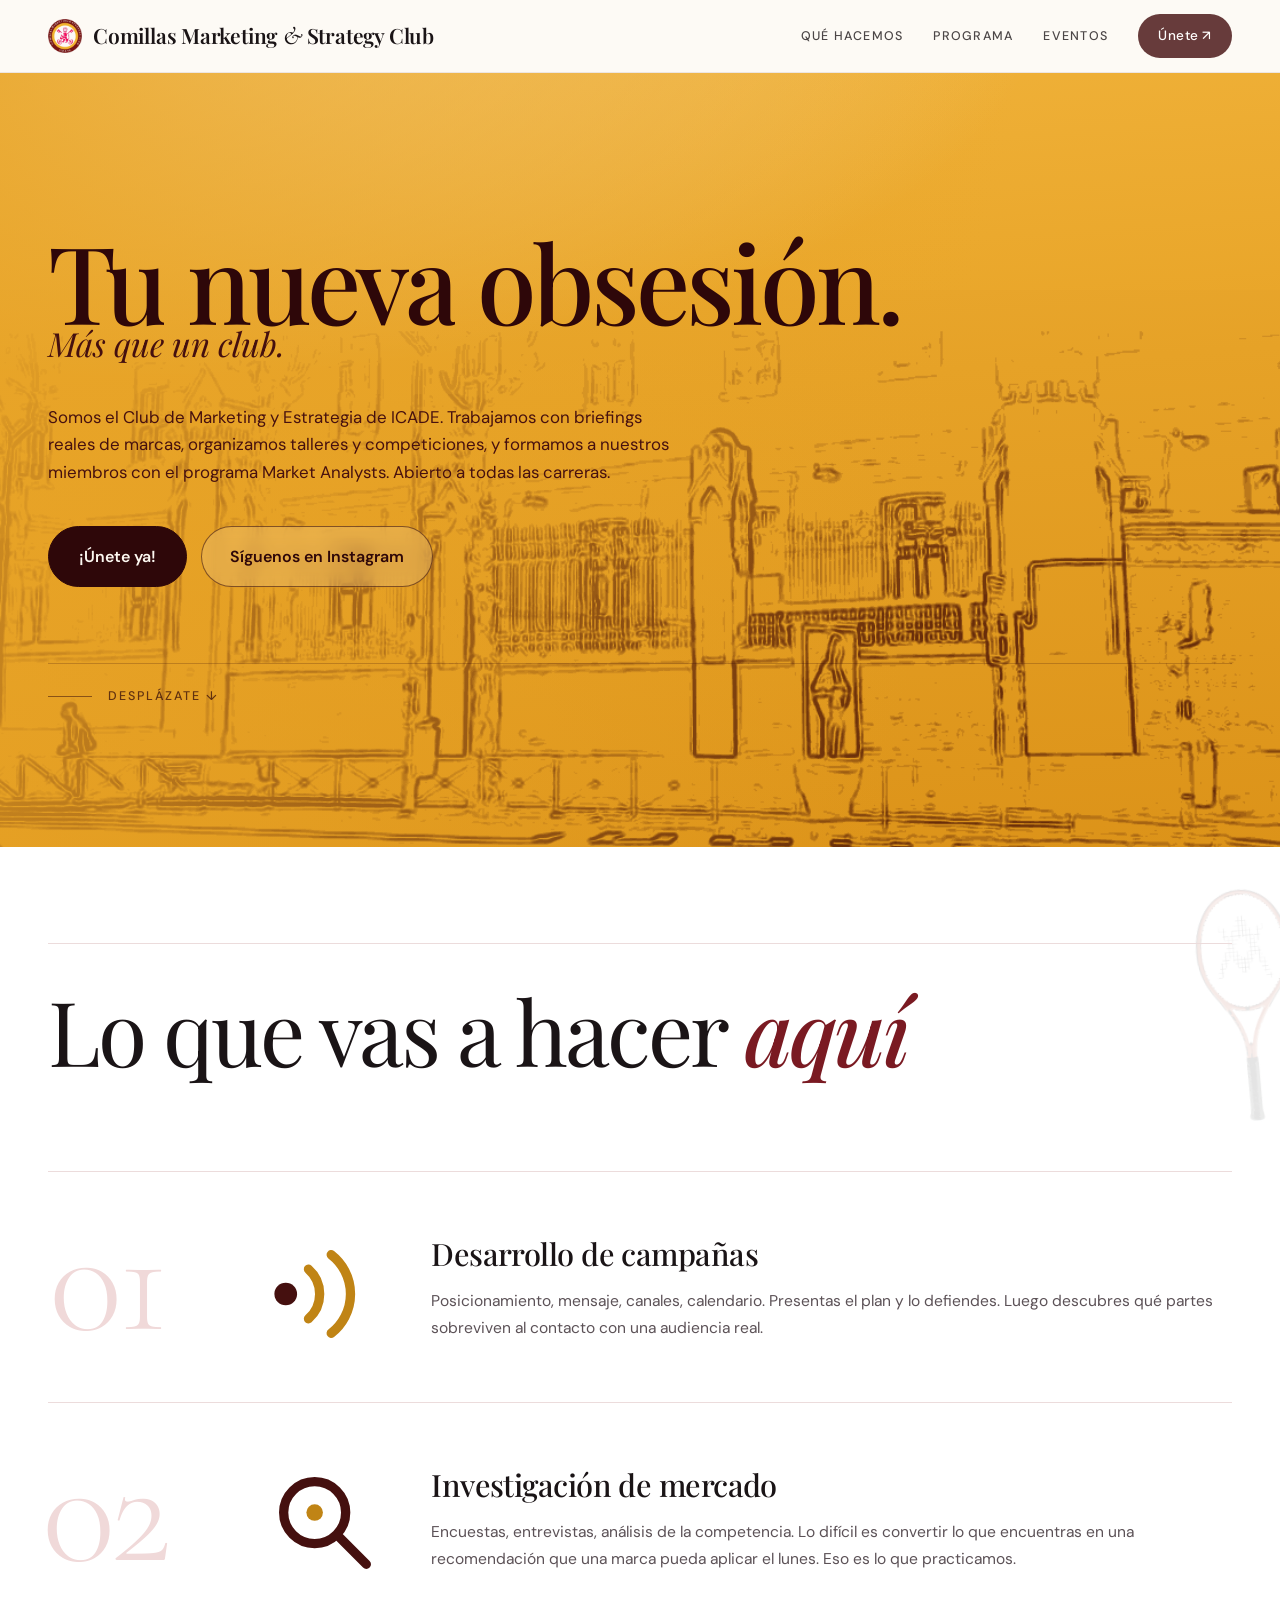
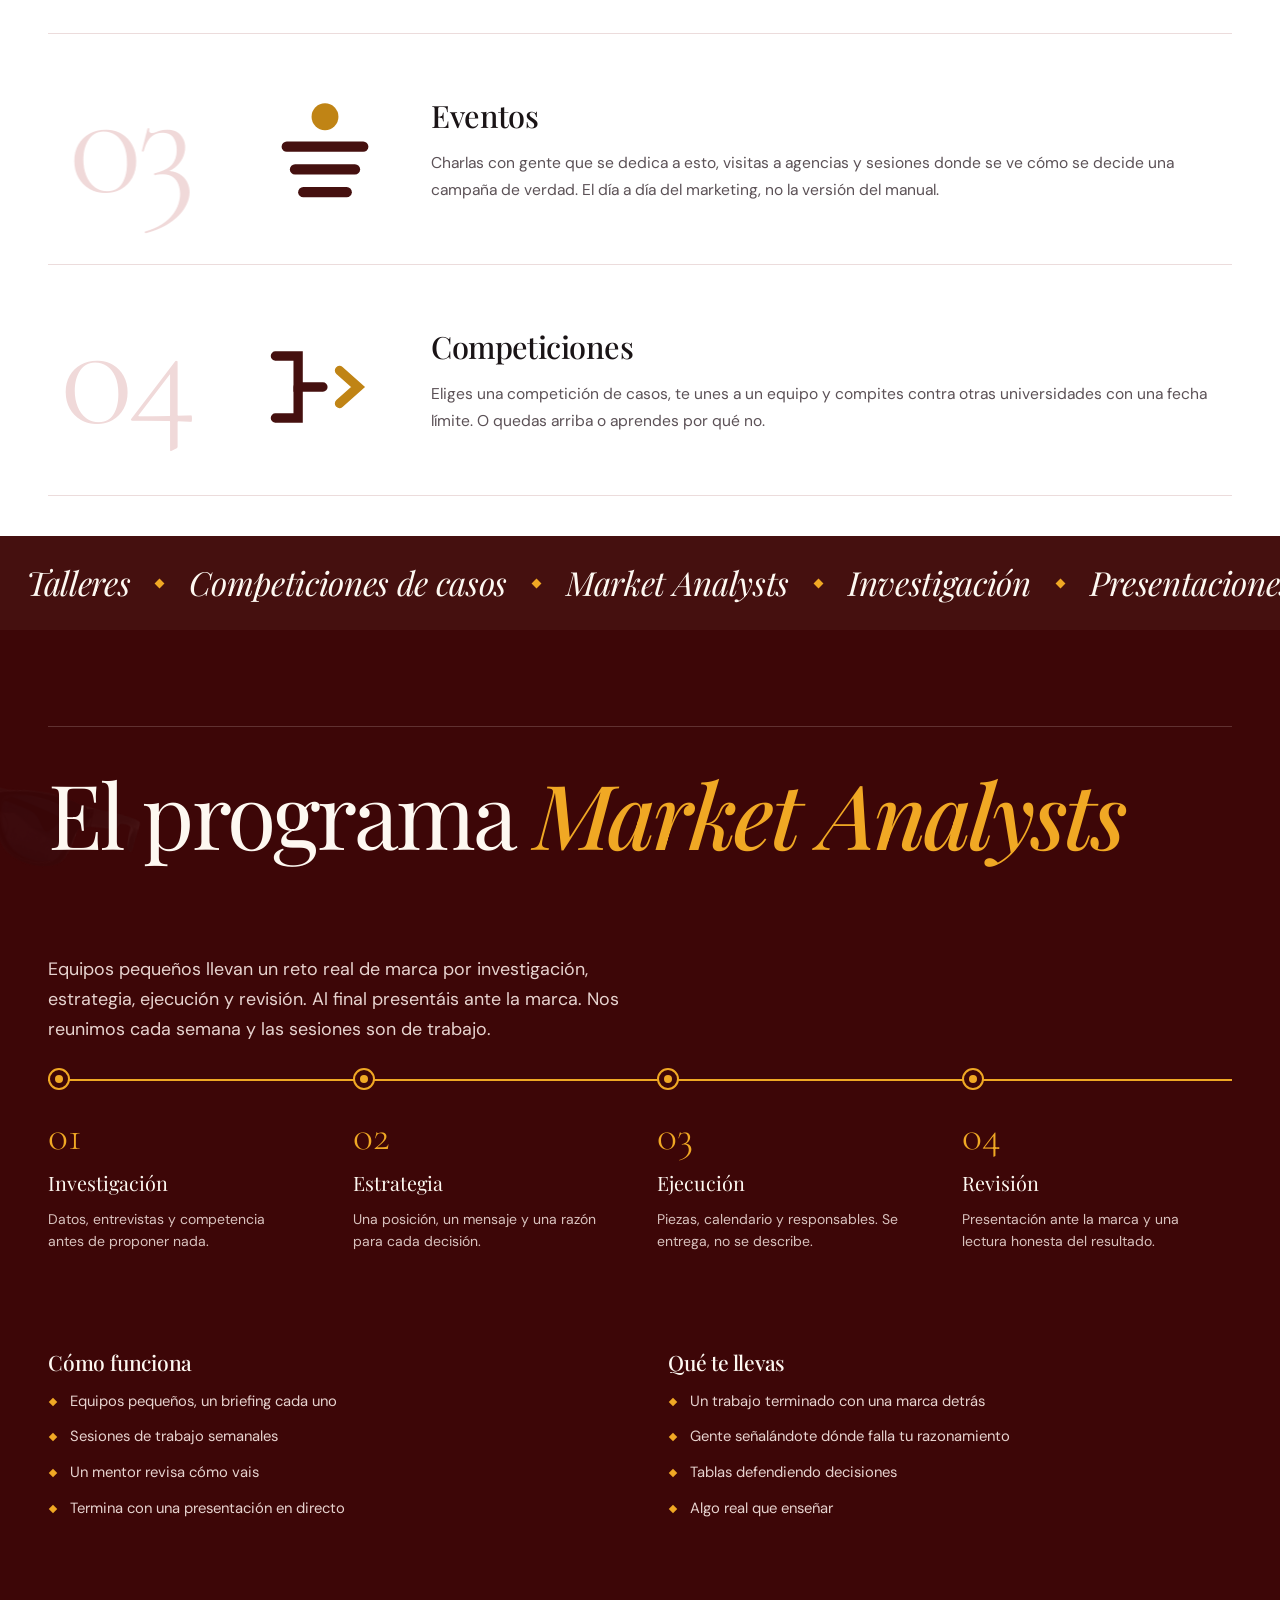
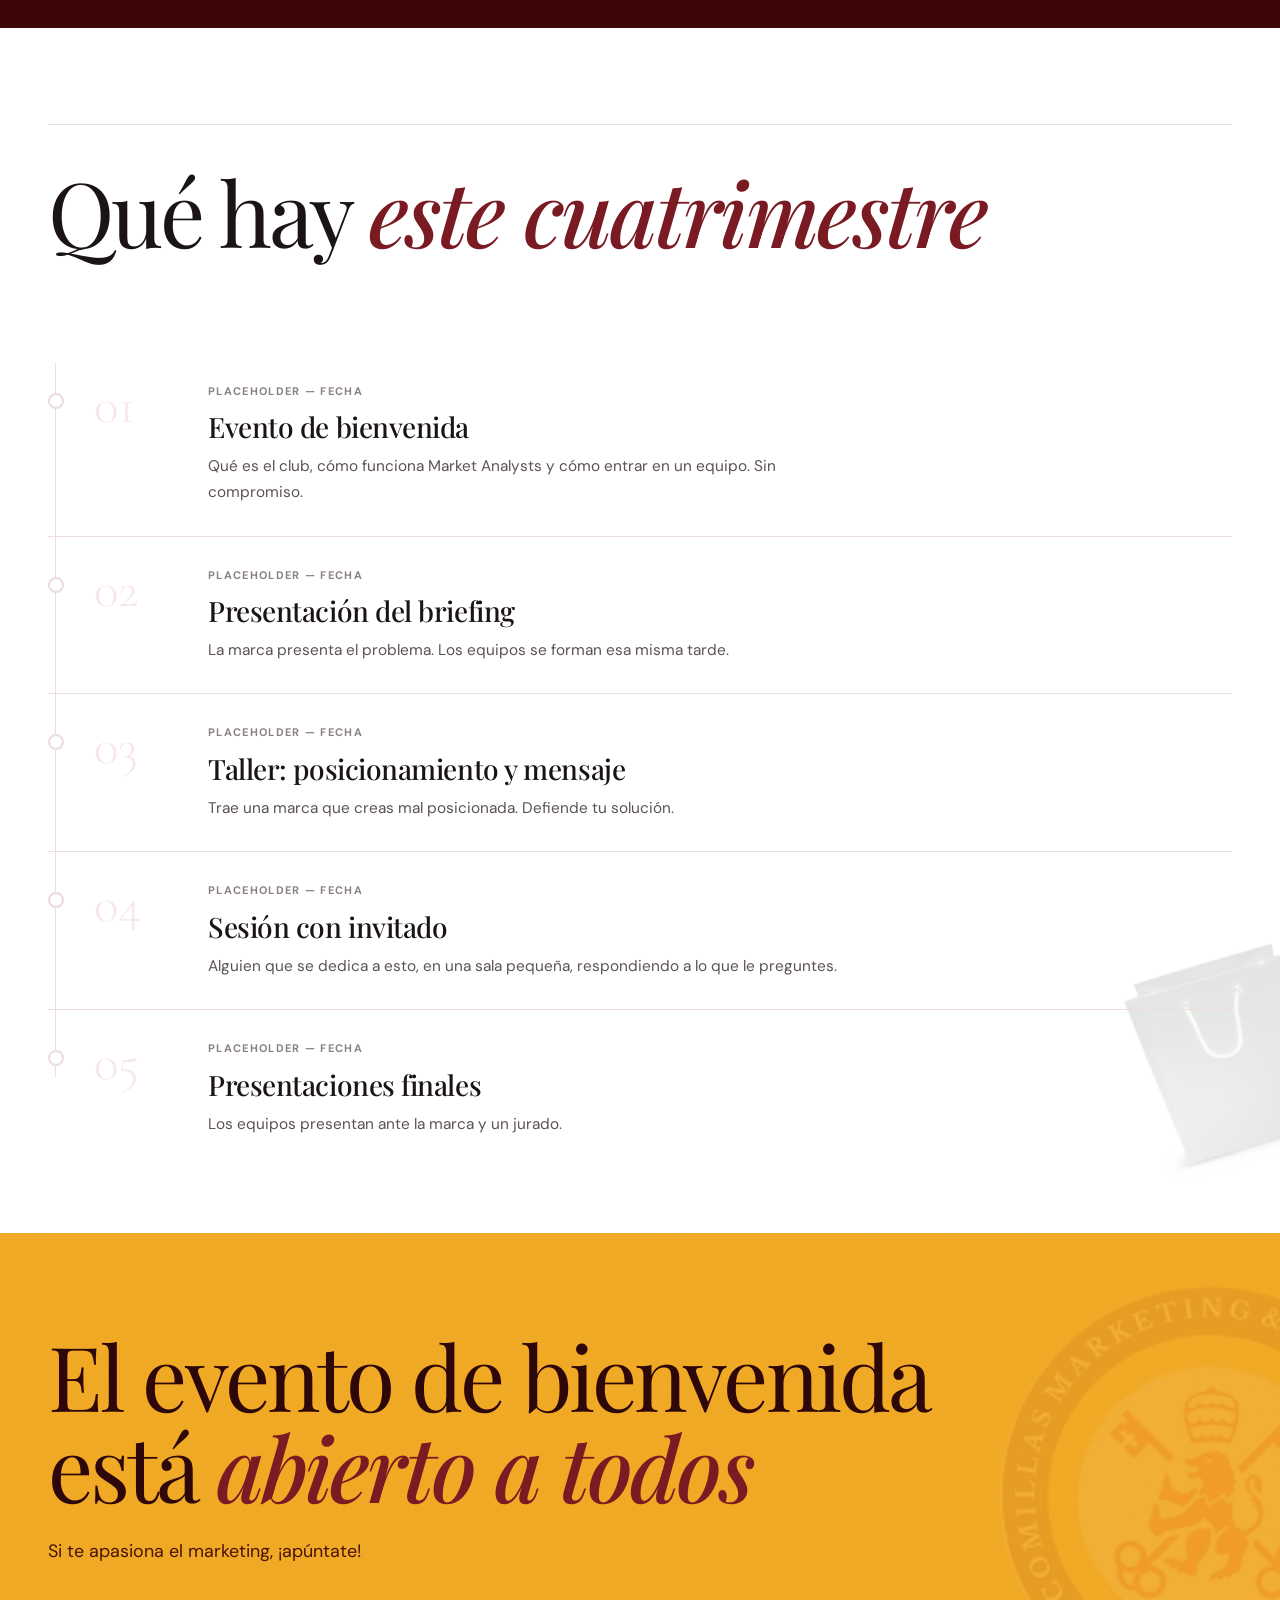
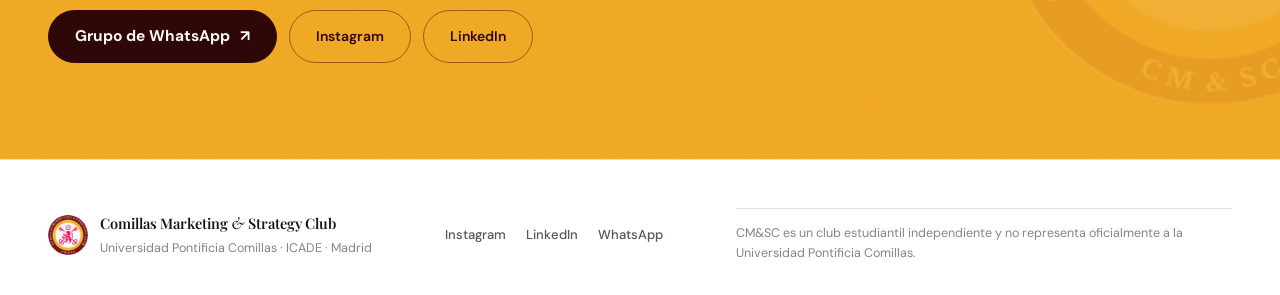
<file: index.html>
<!DOCTYPE html>
<html lang="es-ES">
<head>
<meta charset="utf-8">
<meta name="viewport" content="width=device-width, initial-scale=1">
<title>Comillas Marketing &amp; Strategy Club</title>
<meta name="description" content="El Club de Marketing y Estrategia de ICADE. Briefings reales de marcas, talleres, competiciones y el programa Market Analysts.">
<meta property="og:title" content="Comillas Marketing &amp; Strategy Club">
<meta property="og:description" content="Tu nueva obsesi&oacute;n. M&aacute;s que un club. El Club de Marketing y Estrategia de ICADE, Universidad Pontificia Comillas.">
<meta property="og:type" content="website">
<meta property="og:locale" content="es_ES">
<meta property="og:image" content="logo.png">
<link rel="icon" type="image/png" sizes="32x32" href="icon-32.png">
<link rel="icon" type="image/png" sizes="96x96" href="icon-96.png">
<link rel="apple-touch-icon" sizes="180x180" href="icon-180.png">
<link rel="preconnect" href="https://fonts.googleapis.com">
<link rel="preconnect" href="https://fonts.gstatic.com" crossorigin>
<link href="https://fonts.googleapis.com/css2?family=Cormorant+Garamond:wght@300;400;500&family=DM+Sans:opsz,wght@9..40,300;9..40,400;9..40,500;9..40,600;9..40,700&family=Playfair+Display:ital,wght@0,400;0,500;0,600;1,400;1,500&display=swap" rel="stylesheet">
<link rel="stylesheet" href="style.css?v=202609182258">
</head>
<body>

<div id="cursor" aria-hidden="true"></div>

<a class="skip" href="#pillars">Saltar al contenido</a>

<header class="nav">
  <div class="wrap nav-inner">
    <a class="brand" href="#top">
      <img class="mark" src="icon-96.png" alt="" width="34" height="34">
      <span class="brand-text">Comillas Marketing <span class="amp">&amp;</span> Strategy Club</span>
      <span class="brand-short" aria-hidden="true">CM&amp;SC</span>
    </a>
    <nav aria-label="Principal">
      <a href="#pillars">Qu&eacute; hacemos</a>
      <a href="#program">Programa</a>
      <a href="#events">Eventos</a>
      <a class="nav-cta" href="#join">&Uacute;nete &#8599;</a>
    </nav>
  </div>
</header>

<main id="top">

  <section class="hero">
    <div class="hero-wash" aria-hidden="true"></div>
    <div class="hero-etch" aria-hidden="true">
      <img src="objects/icade-etch.png" alt="">
    </div>
    <div class="hero-scrim" aria-hidden="true"></div>
    <div class="wrap hero-content">
      <h1 class="reveal" data-split>Tu nueva obsesi&oacute;n.</h1>
      <p class="slogan reveal">M&aacute;s que un club.</p>
      <p class="lede reveal">
        Somos el Club de Marketing y Estrategia de ICADE. Trabajamos con
        briefings reales de marcas, organizamos talleres y competiciones, y
        formamos a nuestros miembros con el programa Market Analysts. Abierto
        a todas las carreras.
      </p>
      <div class="hero-actions reveal">
        <a class="btn" href="https://chat.whatsapp.com/FZ08H0YgjcN1dDZmpprIDC">&iexcl;&Uacute;nete ya!</a>
        <a class="btn ghost" href="https://www.instagram.com/comillasmsc/">S&iacute;guenos en Instagram</a>
      </div>
      <div class="hero-cue reveal">
        <span class="hero-rule" aria-hidden="true"></span>
        <a href="#pillars">Despl&aacute;zate <span aria-hidden="true">&darr;</span></a>
      </div>
    </div>
  </section>

  <section id="pillars" class="band pillars">
    <div class="objects" aria-hidden="true">
      <img class="obj obj-photo o-pillars" src="objects/racquet-photo.png" alt="" data-speed="0.22" data-rot="-9">
    </div>
    <div class="wrap">
      <span class="band-rule reveal" aria-hidden="true"></span>
      <h2 class="display reveal">Lo que vas a hacer <em>aqu&iacute;</em></h2>
      <article class="slab reveal">
        <span class="slab-num" data-drift="0.10" aria-hidden="true">01</span>
        <div class="slab-mark">
            <svg viewBox="0 0 120 120" aria-hidden="true">
              <circle class="p" cx="22" cy="60" r="11" fill="#45100f"></circle>
              <path class="p" d="M44 36 A 32 32 0 0 1 44 84" fill="none" stroke="#c08415" stroke-width="9" stroke-linecap="round"></path>
              <path class="p" d="M66 22 A 48 48 0 0 1 66 98" fill="none" stroke="#c08415" stroke-width="9" stroke-linecap="round"></path>
            </svg>
        </div>
        <div class="slab-body">
          <h3>Desarrollo de campa&ntilde;as</h3>
          <p>Posicionamiento, mensaje, canales, calendario. Presentas el plan y lo defiendes. Luego descubres qu&eacute; partes sobreviven al contacto con una audiencia real.</p>
        </div>
      </article>
      <article class="slab reveal">
        <span class="slab-num" data-drift="0.12" aria-hidden="true">02</span>
        <div class="slab-mark">
            <svg viewBox="0 0 120 120" aria-hidden="true">
              <circle class="p" cx="50" cy="48" r="30" fill="none" stroke="#45100f" stroke-width="9"></circle>
              <path class="p" d="M72 70 L100 98" fill="none" stroke="#45100f" stroke-width="9" stroke-linecap="round"></path>
              <circle class="p" cx="50" cy="48" r="8" fill="#c08415"></circle>
            </svg>
        </div>
        <div class="slab-body">
          <h3>Investigaci&oacute;n de mercado</h3>
          <p>Encuestas, entrevistas, an&aacute;lisis de la competencia. Lo dif&iacute;cil es convertir lo que encuentras en una recomendaci&oacute;n que una marca pueda aplicar el lunes. Eso es lo que practicamos.</p>
        </div>
      </article>
      <article class="slab reveal">
        <span class="slab-num" data-drift="0.14" aria-hidden="true">03</span>
        <div class="slab-mark">
            <svg viewBox="0 0 120 120" aria-hidden="true">
              <circle class="p" cx="60" cy="22" r="13" fill="#c08415"></circle>
              <rect class="p" x="18" y="46" width="84" height="10" rx="5" fill="#45100f"></rect>
              <rect class="p" x="26" y="68" width="68" height="10" rx="5" fill="#45100f"></rect>
              <rect class="p" x="34" y="90" width="52" height="10" rx="5" fill="#45100f"></rect>
            </svg>
        </div>
        <div class="slab-body">
          <h3>Eventos</h3>
          <p>Charlas con gente que se dedica a esto, visitas a agencias y sesiones donde se ve c&oacute;mo se decide una campa&ntilde;a de verdad. El d&iacute;a a d&iacute;a del marketing, no la versi&oacute;n del manual.</p>
        </div>
      </article>
      <article class="slab reveal">
        <span class="slab-num" data-drift="0.16" aria-hidden="true">04</span>
        <div class="slab-mark">
            <svg viewBox="0 0 120 120" aria-hidden="true">
              <path class="p" d="M12 30 H34 V60 H58" fill="none" stroke="#45100f" stroke-width="9" stroke-linecap="round"></path>
              <path class="p" d="M12 90 H34 V60" fill="none" stroke="#45100f" stroke-width="9" stroke-linecap="round"></path>
              <path class="p" d="M74 44 L92 60 L74 76" fill="none" stroke="#c08415" stroke-width="9" stroke-linecap="round"></path>
            </svg>
        </div>
        <div class="slab-body">
          <h3>Competiciones</h3>
          <p>Eliges una competici&oacute;n de casos, te unes a un equipo y compites contra otras universidades con una fecha l&iacute;mite. O quedas arriba o aprendes por qu&eacute; no.</p>
        </div>
      </article>
    </div>
  </section>

  <div class="marquee" aria-hidden="true">
    <div class="marquee-track"><span>Talleres</span><i aria-hidden="true"></i><span>Competiciones de casos</span><i aria-hidden="true"></i><span>Market Analysts</span><i aria-hidden="true"></i><span>Investigaci&oacute;n</span><i aria-hidden="true"></i><span>Presentaciones en directo</span><i aria-hidden="true"></i><span>Talleres</span><i aria-hidden="true"></i><span>Competiciones de casos</span><i aria-hidden="true"></i><span>Market Analysts</span><i aria-hidden="true"></i><span>Investigaci&oacute;n</span><i aria-hidden="true"></i><span>Presentaciones en directo</span><i aria-hidden="true"></i></div>
  </div>

  <section id="program" class="band program">
    <div class="objects" aria-hidden="true">
      <img class="obj obj-photo o-program" src="objects/sunglasses-photo.png" alt="" data-speed="0.18" data-rot="7">
    </div>
    <div class="wrap">
      <span class="band-rule reveal" aria-hidden="true"></span>
      <h2 class="display reveal">El programa <em>Market Analysts</em></h2>
      <p class="lede narrow reveal">
        Equipos peque&ntilde;os llevan un reto real de marca por investigaci&oacute;n,
        estrategia, ejecuci&oacute;n y revisi&oacute;n. Al final present&aacute;is ante la marca.
        Nos reunimos cada semana y las sesiones son de trabajo.
      </p>
      <div class="steps reveal">
        <span class="steps-line" aria-hidden="true"></span>
        <span class="steps-track" aria-hidden="true"></span>
        <div class="steps-grid">
          <div class="step">
            <span class="step-node" aria-hidden="true"><i></i></span>
            <p class="step-num">01</p>
            <p class="step-name">Investigaci&oacute;n</p>
            <p class="step-txt">Datos, entrevistas y competencia antes de proponer nada.</p>
          </div>
          <div class="step">
            <span class="step-node" aria-hidden="true"><i></i></span>
            <p class="step-num">02</p>
            <p class="step-name">Estrategia</p>
            <p class="step-txt">Una posici&oacute;n, un mensaje y una raz&oacute;n para cada decisi&oacute;n.</p>
          </div>
          <div class="step">
            <span class="step-node" aria-hidden="true"><i></i></span>
            <p class="step-num">03</p>
            <p class="step-name">Ejecuci&oacute;n</p>
            <p class="step-txt">Piezas, calendario y responsables. Se entrega, no se describe.</p>
          </div>
          <div class="step">
            <span class="step-node" aria-hidden="true"><i></i></span>
            <p class="step-num">04</p>
            <p class="step-name">Revisi&oacute;n</p>
            <p class="step-txt">Presentaci&oacute;n ante la marca y una lectura honesta del resultado.</p>
          </div>
        </div>
      </div>
      <div class="split">
        <div class="split-col reveal">
          <h3>C&oacute;mo funciona</h3>
          <ul class="ticks">
            <li>Equipos peque&ntilde;os, un briefing cada uno</li>
            <li>Sesiones de trabajo semanales</li>
            <li>Un mentor revisa c&oacute;mo vais</li>
            <li>Termina con una presentaci&oacute;n en directo</li>
          </ul>
        </div>
        <div class="split-col reveal">
          <h3>Qu&eacute; te llevas</h3>
          <ul class="ticks">
            <li>Un trabajo terminado con una marca detr&aacute;s</li>
            <li>Gente se&ntilde;al&aacute;ndote d&oacute;nde falla tu razonamiento</li>
            <li>Tablas defendiendo decisiones</li>
            <li>Algo real que ense&ntilde;ar</li>
          </ul>
        </div>
      </div>
    </div>
  </section>

  <section id="events" class="band">
    <div class="objects" aria-hidden="true">
      <img class="obj obj-photo o-events" src="objects/bag-photo.png" alt="" data-speed="0.22" data-rot="-12">
    </div>
    <div class="wrap">
      <span class="band-rule reveal" aria-hidden="true"></span>
      <h2 class="display reveal">Qu&eacute; hay <em>este cuatrimestre</em></h2>
      <div class="tl">
        <span class="tl-line" aria-hidden="true"></span>
        <span class="tl-prog" aria-hidden="true"></span>
        <ol class="timeline">
          <li class="reveal">
            <span class="tl-dot" aria-hidden="true"></span>
            <span class="ev-idx" aria-hidden="true">01</span>
            <div class="ev-body">
              <span class="when">PLACEHOLDER &mdash; fecha</span>
              <h3>Evento de bienvenida</h3>
              <p>Qu&eacute; es el club, c&oacute;mo funciona Market Analysts y c&oacute;mo entrar en un equipo. Sin compromiso.</p>
            </div>
          </li>
          <li class="reveal">
            <span class="tl-dot" aria-hidden="true"></span>
            <span class="ev-idx" aria-hidden="true">02</span>
            <div class="ev-body">
              <span class="when">PLACEHOLDER &mdash; fecha</span>
              <h3>Presentaci&oacute;n del briefing</h3>
              <p>La marca presenta el problema. Los equipos se forman esa misma tarde.</p>
            </div>
          </li>
          <li class="reveal">
            <span class="tl-dot" aria-hidden="true"></span>
            <span class="ev-idx" aria-hidden="true">03</span>
            <div class="ev-body">
              <span class="when">PLACEHOLDER &mdash; fecha</span>
              <h3>Taller: posicionamiento y mensaje</h3>
              <p>Trae una marca que creas mal posicionada. Defiende tu soluci&oacute;n.</p>
            </div>
          </li>
          <li class="reveal">
            <span class="tl-dot" aria-hidden="true"></span>
            <span class="ev-idx" aria-hidden="true">04</span>
            <div class="ev-body">
              <span class="when">PLACEHOLDER &mdash; fecha</span>
              <h3>Sesi&oacute;n con invitado</h3>
              <p>Alguien que se dedica a esto, en una sala peque&ntilde;a, respondiendo a lo que le preguntes.</p>
            </div>
          </li>
          <li class="reveal">
            <span class="tl-dot" aria-hidden="true"></span>
            <span class="ev-idx" aria-hidden="true">05</span>
            <div class="ev-body">
              <span class="when">PLACEHOLDER &mdash; fecha</span>
              <h3>Presentaciones finales</h3>
              <p>Los equipos presentan ante la marca y un jurado.</p>
            </div>
          </li>
        </ol>
      </div>
    </div>
  </section>

  <section id="join" class="band join">
    <img class="join-crest" src="logo.png" alt="" aria-hidden="true" width="420" height="420">
    <div class="wrap">
      <h2 class="display reveal">El evento de bienvenida est&aacute; <em>abierto a todos</em></h2>
      <p class="lede reveal">Si te apasiona el marketing, &iexcl;ap&uacute;ntate!</p>
      <div class="hero-actions reveal">
        <a class="btn solid" href="https://chat.whatsapp.com/FZ08H0YgjcN1dDZmpprIDC">
          <span>Grupo de WhatsApp</span>
          <span class="btn-arrow" aria-hidden="true">&#8599;</span>
          <span class="btn-gleam" aria-hidden="true"></span>
        </a>
        <a class="btn outline" href="https://www.instagram.com/comillasmsc/">Instagram</a>
        <a class="btn outline" href="https://www.linkedin.com/company/comillas-marketing-strategy-club">LinkedIn</a>
      </div>
    </div>
  </section>

</main>

<footer>
  <div class="wrap">
    <div class="foot-inner">
      <div class="foot-id">
        <img class="foot-mark" src="icon-96.png" alt="" width="40" height="40">
        <div>
          <p class="foot-brand">Comillas Marketing <span class="amp">&amp;</span> Strategy Club</p>
          <p class="muted">Universidad Pontificia Comillas &middot; ICADE &middot; Madrid</p>
        </div>
      </div>
      <div class="foot-links">
        <a href="https://www.instagram.com/comillasmsc/">Instagram</a>
        <a href="https://www.linkedin.com/company/comillas-marketing-strategy-club">LinkedIn</a>
        <a href="https://chat.whatsapp.com/FZ08H0YgjcN1dDZmpprIDC">WhatsApp</a>
      </div>
      <p class="muted disclaimer">
        CM&amp;SC es un club estudiantil independiente y no representa
        oficialmente a la Universidad Pontificia Comillas.
      </p>
    </div>
  </div>
</footer>

<script src="motion.js?v=202609182258" defer></script>
</body>
</html>
</file>
<file: style.css>
/* ============================================================
   BRAND PALETTE — sampled directly from the club crest.
   Burgundy #6C0C0C · gold #F0A824 · cream #FCF0F0
   Change these eight values and the whole site follows.
   ============================================================ */
:root {
  --brand-deepest: #3d0607;  /* darkest burgundy — dark CTA band     */
  --brand-deep:    #45100f;  /* crest burgundy   — buttons, headings */
  --brand:         #7a1a22;  /* lighter burgundy — italic emphasis   */
  --gold:          #f0a824;  /* crest gold       — rules, highlights */
  --gold-deep:     #b8790c;  /* gold legible on white                */
  --brand-tint:    #f7e7e7;  /* pale burgundy    — avatars, chips    */
  --brand-wash:    #fdf8f5;  /* warm cream       — alternating bands */
  --brand-border:  #ecdcdc;  /* burgundy-tinted hairline             */
}

:root {
  --bg:        #ffffff;
  --surface:   #fcfaf9;
  --ink:       #1a1416;
  --ink-soft:  #5c5257;
  --ink-faint: #8b8085;
  --line:      var(--brand-border);
  --accent:    var(--brand-deep);
  --wrap: 1240px;
}

@media (prefers-color-scheme: dark) {
  :root:not([data-theme="light"]) {
    --bg:#131011; --surface:#1a1517; --ink:#f5efec; --ink-soft:#bdb0b3;
    --ink-faint:#8d8085; --line:#332628; --accent:#e8a0a0;
    --brand:#e8a0a0; --gold-deep:var(--gold); --brand-tint:#2e2022;
    --brand-wash:#181314; --brand-border:#332628;
  }
}
:root[data-theme="dark"] {
  --bg:#131011; --surface:#1a1517; --ink:#f5efec; --ink-soft:#bdb0b3;
  --ink-faint:#8d8085; --line:#332628; --accent:#e8a0a0;
  --brand:#e8a0a0; --gold-deep:var(--gold); --brand-tint:#2e2022;
  --brand-wash:#181314; --brand-border:#332628;
}

* { box-sizing: border-box; }
html { scroll-behavior: smooth; scroll-padding-top: 112px; }
body {
  margin: 0; overflow-x: hidden; background: var(--bg); color: var(--ink);
  font-family: "DM Sans", -apple-system, BlinkMacSystemFont, sans-serif;
  font-size: 16px; line-height: 1.6; -webkit-font-smoothing: antialiased;
}
::selection { background: var(--brand-deep); color: #fff; }
.wrap { width: 100%; max-width: var(--wrap); margin: 0 auto; padding: 0 28px; }
.skip { position: absolute; left: -9999px; background: var(--accent); color: #fff;
  padding: 10px 16px; border-radius: 8px; z-index: 200; }
.skip:focus { left: 16px; top: 16px; }

/* ---------------- nav ---------------- */
.nav {
  position: sticky; top: 0; z-index: 100;
  background: rgba(253, 248, 241, .72);
  -webkit-backdrop-filter: saturate(180%) blur(22px);
  backdrop-filter: saturate(180%) blur(22px);
  border-bottom: 1px solid rgba(59, 10, 14, .08);
}
.nav-inner { display: flex; align-items: center; justify-content: space-between;
  gap: 20px; min-height: 72px; }
.brand { display: flex; align-items: center; gap: 11px; text-decoration: none; color: var(--ink); }
.mark { width: 34px; height: 34px; flex: none; display: block; }
.brand-text { font-family: "Playfair Display", Georgia, serif;
  font-weight: 600; font-size: 21px; letter-spacing: -0.01em; }
.brand-short { display: none; font-family: "Playfair Display", Georgia, serif;
  font-weight: 600; font-size: 19px; }
.nav nav { display: flex; align-items: center; gap: 30px; }
.nav nav a { color: var(--ink); text-decoration: none; font-size: 12.5px;
  font-weight: 500; letter-spacing: .1em; text-transform: uppercase;
  white-space: nowrap; opacity: .78; transition: opacity .2s ease; }
.nav nav a:hover { opacity: 1; }
.nav-cta {
  background: var(--brand-deepest); color: #fff !important;
  padding: 10px 20px; border-radius: 999px; letter-spacing: .04em !important;
  text-transform: none !important; font-size: 13.5px !important;
  transition: background .2s ease, transform .2s ease;
}
.nav-cta:hover { background: var(--brand-deep); transform: translateY(-1px); }

/* ---------------- hero ---------------- */
/* ============================================================
   BASE TYPE AND CONTROLS
   Shared by every section; the hero overrides these afterwards.
   ============================================================ */
h1 {
  font-family: "Playfair Display", Georgia, serif; font-weight: 500;
  letter-spacing: -0.025em; margin: 0 0 30px; max-width: 16ch;
}
h1 em, h2 em { font-style: italic; font-weight: 600; color: var(--brand); }

.lede {
  font-size: clamp(1rem, 1.6vw, 1.12rem); color: var(--ink-soft);
  max-width: 60ch; margin: 0 0 34px; line-height: 1.68;
}
.lede.narrow { max-width: 54ch; }

.hero-actions { display: flex; flex-wrap: wrap; gap: 12px; }

.btn {
  display: inline-block; text-decoration: none; padding: 13px 26px;
  border-radius: 999px; font-size: 14px; font-weight: 600;
  background: var(--brand-deepest); color: #fff;
  border: 1px solid var(--brand-deepest);
}
.btn.ghost { background: transparent; color: var(--ink); border-color: var(--line); }
.btn.ghost:hover { background: var(--brand-wash); border-color: var(--brand-deep); color: var(--accent); }
.btn.ghost.light { background: transparent; color: #fff; border-color: rgba(255,255,255,.35); }
.btn.ghost.light:hover { background: rgba(255,255,255,.12); border-color: #fff; color: #fff; }

.hero-cue { display: flex; align-items: center; gap: 16px; }
.hero-cue a { text-decoration: none; }
.hero-rule { display: block; }

/* ============================================================
   HERO — from the Claude Design handoff. Reproduced numerically:
   amber field, sun wash, etched ICADE facade, readability scrim.
   The scrim is what keeps the body copy accessible over the bars.
   ============================================================ */
.hero {
  position: relative; overflow: hidden;
  min-height: 86vh; display: flex; align-items: center;
  background: linear-gradient(176deg, #f0b23a 0%, #e8a427 42%, #de9519 100%);
}
.hero-wash {
  position: absolute; inset: 0; pointer-events: none; z-index: 0;
  background: radial-gradient(120% 85% at 12% -10%,
    rgba(255,244,218,.55) 0%, rgba(255,244,218,0) 58%);
}
.hero-etch {
  position: absolute; left: 0; right: 0; bottom: -2%; height: 74%;
  opacity: .85; mix-blend-mode: multiply; pointer-events: none; z-index: 0;
}
.hero-etch img {
  position: absolute; left: 0; bottom: 0; width: 100%; min-width: 1100px;
  height: 100%; object-fit: cover; object-position: 62% 100%; display: block;
}
.hero-scrim {
  position: absolute; inset: 0; pointer-events: none; z-index: 1;
  background: linear-gradient(100deg,
    rgba(232,164,39,.80) 0%, rgba(232,164,39,.34) 46%, rgba(232,164,39,0) 72%);
}
.hero-content { position: relative; z-index: 2; padding-top: 96px; padding-bottom: 108px; }

.hero h1 {
  font-size: clamp(52px, 8.4vw, 132px); line-height: .94;
  letter-spacing: -0.035em; color: #2e0709; text-wrap: balance;
  max-width: none; margin: 0;
}
.hero h1 em { color: #7a1a22; }
.hero .slogan {
  font-size: clamp(22px, 2.6vw, 36px); color: #45100f;
  margin: 14px 0 0; display: block;
}
.hero .slogan { display: block; font-family: "Playfair Display", Georgia, serif;
  font-style: italic; }
.hero .lede {
  max-width: 640px; font-size: clamp(16px, 1.32vw, 19.5px); line-height: 1.62;
  color: #47110f; margin: 34px 0 0; text-wrap: pretty;
}
.hero .hero-actions { margin-top: 40px; gap: 14px; }
.hero .btn {
  background: #2e0709; color: #fdf8f1; border-color: #2e0709;
  font-size: 16px; padding: 17px 30px;
  transition: transform .28s cubic-bezier(.2,.8,.2,1), box-shadow .28s cubic-bezier(.2,.8,.2,1);
}
.hero .btn:hover { transform: translateY(-2px); box-shadow: 0 14px 34px rgba(46,7,9,.3); }
.hero .btn.ghost {
  background: rgba(253,248,241,.16); color: #2e0709;
  border: 1.5px solid rgba(46,7,9,.55); padding: 16px 28px;
  -webkit-backdrop-filter: blur(8px); backdrop-filter: blur(8px);
}
.hero .btn.ghost:hover { background: rgba(253,248,241,.42); transform: translateY(-2px); }

.hero-cue {
  margin-top: 76px; padding-top: 22px;
  border-top: 1px solid rgba(46,7,9,.22);
  animation: cueDrift 3.4s ease-in-out infinite;
}
.hero-rule { width: 44px; height: 1px; background: rgba(46,7,9,.5); }
.hero-cue a {
  color: rgba(46,7,9,.72); font-size: 12.5px; letter-spacing: .16em;
  text-transform: uppercase; font-weight: 500;
}
.hero-cue a:hover { color: #2e0709; }
@keyframes cueDrift {
  0%, 100% { transform: translateY(0);   opacity: .75; }
  50%      { transform: translateY(5px); opacity: 1; }
}
.hero a:focus-visible { outline-color: #2e0709; }

@media (prefers-reduced-motion: reduce) { .hero-cue { animation: none; } }

@media (prefers-color-scheme: dark) {
  :root:not([data-theme="light"]) .hero {
    background: linear-gradient(176deg, #7a5410 0%, #6b4a0e 42%, #55390a 100%);
  }
  :root:not([data-theme="light"]) .hero-scrim {
    background: linear-gradient(100deg, rgba(107,74,14,.86) 0%, rgba(107,74,14,.4) 46%, rgba(107,74,14,0) 72%);
  }
  :root:not([data-theme="light"]) .hero h1,
  :root:not([data-theme="light"]) .hero .slogan { color: #fdf3e2; }
  :root:not([data-theme="light"]) .hero h1 em { color: var(--gold); }
  :root:not([data-theme="light"]) .hero .lede { color: #ead9bd; }
  :root:not([data-theme="light"]) .hero .btn { background: #fdf8f1; color: #2e0709; border-color: #fdf8f1; }
  :root:not([data-theme="light"]) .hero .btn.ghost { color: #fdf8f1; border-color: rgba(253,248,241,.45); }
  :root:not([data-theme="light"]) .hero-cue { border-top-color: rgba(253,243,226,.22); }
  :root:not([data-theme="light"]) .hero-cue a { color: rgba(253,243,226,.75); }
  :root:not([data-theme="light"]) .hero-rule { background: rgba(253,243,226,.5); }
  :root:not([data-theme="light"]) .nav { background: rgba(19,16,17,.72); border-bottom-color: rgba(255,255,255,.08); }
}

/* ---------------- bands ---------------- */
.band { padding: 92px 0; }
.band.alt { background: var(--brand-wash);
  border-top: 1px solid var(--line); border-bottom: 1px solid var(--line); }
.kicker { margin: 0 0 14px; font-size: 11.5px; font-weight: 600;
  letter-spacing: .15em; text-transform: uppercase; color: var(--accent); }
.kicker.light { color: var(--gold); }
h2 { font-family: "Playfair Display", Georgia, serif; font-weight: 400;
  font-size: clamp(1.9rem, 4vw, 3.1rem); letter-spacing: -0.022em;
  line-height: 1.16; margin: 0 0 44px; max-width: 22ch; }
h3 { font-family: "Playfair Display", Georgia, serif; font-weight: 500;
  font-size: 1.32rem; line-height: 1.26; margin: 0 0 14px; letter-spacing: -0.01em; }
p { margin: 0 0 14px; }
.aside { color: var(--ink-faint); font-size: 14px; margin-top: 40px; max-width: 64ch; }

/* ---------------- pillar columns (rules, not boxes) ---------------- */
.cards { display: grid; grid-template-columns: repeat(4, 1fr); }
.card { padding: 4px 30px 0; border-left: 1px solid var(--line); }
.card:first-child { padding-left: 0; border-left: 0; }
.card-num { display: block; font-family: "Cormorant Garamond", Georgia, serif;
  font-size: 3.1rem; font-weight: 300; line-height: 1; color: var(--brand);
  letter-spacing: -0.01em; margin-bottom: 20px; }
.card p { color: var(--ink-soft); font-size: 14.6px; margin: 0; line-height: 1.66; }

/* ---------------- stats ---------------- */
.stats { padding: 92px 0; border-top: 1px solid var(--line); }
.stat-grid { display: grid; grid-template-columns: repeat(4, 1fr); margin-top: 8px; }
.stat { padding: 0 28px; border-left: 1px solid var(--line); }
.stat:first-child { padding-left: 0; border-left: 0; }
.num { display: block; overflow-wrap: anywhere; font-family: "Cormorant Garamond", Georgia, serif;
  font-size: clamp(2.2rem, 5vw, 3.6rem); font-weight: 300; line-height: 1.05;
  color: var(--brand); letter-spacing: -0.02em; }
.lab { display: block; font-size: 11.5px; font-weight: 700; letter-spacing: .08em;
  text-transform: uppercase; color: var(--ink); margin-top: 12px; }

/* ---------------- split lists ---------------- */
.split { display: grid; gap: 44px; grid-template-columns: repeat(auto-fit, minmax(270px, 1fr)); }
.ticks { list-style: none; margin: 0; padding: 0; }
.ticks li { position: relative; padding-left: 22px; margin-bottom: 12px;
  color: var(--ink-soft); font-size: 14.8px; }
.ticks li::before { content: ""; position: absolute; left: 2px; top: 9px;
  width: 6px; height: 6px; background: var(--gold); transform: rotate(45deg);
  transition: transform .2s ease; }
.ticks li:hover::before { transform: rotate(45deg) scale(1.35); }

/* ---------------- timeline ---------------- */
.timeline { list-style: none; margin: 0; padding: 0; }
.timeline li { position: relative; padding: 0 0 36px 32px; border-left: 1px solid var(--line); }
.timeline li:last-child { border-left-color: transparent; padding-bottom: 0; }
.timeline li::before { content: ""; position: absolute; left: -4.5px; top: 7px;
  width: 8px; height: 8px; border-radius: 50%; background: var(--gold); }
.when { display: block; font-size: 11px; font-weight: 700; letter-spacing: .12em;
  text-transform: uppercase; color: var(--ink-faint); margin-bottom: 8px; }
.timeline h3 { font-size: 1.18rem; margin-bottom: 8px; }
.timeline p { color: var(--ink-soft); font-size: 14.6px; margin: 0; max-width: 60ch; }

/* ---------------- dark join band ---------------- */
.join { background: var(--brand-deepest); color: #fff;
  border: 0; position: relative; overflow: hidden; }
.join h2 { max-width: 22ch; margin-bottom: 20px; }
.join .lede { color: #e4cfcf; margin-bottom: 34px; }
.join h2 em { color: var(--gold); }

/* ---------------- footer ---------------- */
footer { border-top: 1px solid var(--line); padding: 32px 0; }
.foot-inner { display: flex; flex-wrap: wrap; gap: 20px 32px;
  justify-content: space-between; align-items: center; }
.foot-id { display: flex; align-items: center; gap: 12px; }
.foot-mark { display: block; }
.foot-brand { font-family: "Playfair Display", Georgia, serif;
  font-weight: 600; font-size: 14.5px; margin: 0 0 2px; }
.muted { color: var(--ink-faint); font-size: 12.5px; margin: 0; }
.foot-links { display: flex; gap: 20px; }
.foot-links a { color: var(--ink-soft); text-decoration: none; font-size: 13px; font-weight: 500; }
.foot-links a:hover { color: var(--accent); text-decoration: underline; }
.disclaimer { flex-basis: 100%; max-width: 62ch; padding-top: 14px;
  border-top: 1px solid var(--line); }

/* ============================================================
   MOTION
   ============================================================ */
.motion-on .reveal { opacity: 0; transform: translateY(20px);
  transition: opacity .78s cubic-bezier(.22,.61,.36,1),
              transform .78s cubic-bezier(.22,.61,.36,1); }
.motion-on .reveal.is-in { opacity: 1; transform: none; }
.motion-on .hero h1 { transform: translateY(28px); }

@media (prefers-reduced-motion: reduce) {
  .reveal { opacity: 1 !important; transform: none !important; transition: none !important; }
  html { scroll-behavior: auto; }
}

/* ---------------- responsive ---------------- */
@media (max-width: 980px) {
  .cards { grid-template-columns: repeat(2, 1fr); }
  .card { border-left: 0; padding: 0 0 38px; }
  .card:nth-child(odd) { padding-right: 24px; }
  .nav nav { gap: 16px; }
  .nav nav a:not(.nav-cta) { font-size: 11px; }
}
@media (max-width: 720px) {
  .brand-text { display: none; }
  .brand-short { display: block; }
  .hero-watermark { opacity: .05; right: -120px; }
  .wrap { padding: 0 20px; }
}
@media (max-width: 600px) {
  .cards { grid-template-columns: 1fr; }
  .hero { padding: 56px 0 32px; }
  .band, .stats { padding: 58px 0; }
  .hero-cue { margin-top: 44px; }
  .nav nav a:not(.nav-cta) { display: none; }
  .hero-actions .btn { flex: 1 1 auto; text-align: center; }
}

/* ============================================================
   APPLE-INFLECTED RHYTHM
   4/8/16/24/48/96 spacing scale, layered depth, calm easing.
   Brand serif typography is kept deliberately — the club's
   identity lives in it.
   ============================================================ */
:root {
  --space-xs: 4px;  --space-sm: 8px;  --space-md: 16px;
  --space-lg: 24px; --space-xl: 48px; --space-2xl: 96px;
  --ease: cubic-bezier(.25,.1,.25,1);
}

.band, .stats { padding: var(--space-2xl) 0; }
h2 { margin-bottom: var(--space-xl); }
.lede { margin-bottom: var(--space-lg); }

/* touch targets ≥44px */
.btn, .nav-cta { min-height: 44px; display: inline-flex;
  align-items: center; justify-content: center; }
.nav nav a { min-height: 44px; display: inline-flex; align-items: center; }

/* calmer, Apple-ish micro-interactions */
.btn { transition: background .3s var(--ease), transform .3s var(--ease),
                   border-color .3s var(--ease), box-shadow .3s var(--ease); }
.btn:hover { transform: scale(1.02) translateY(-1px);
             box-shadow: 0 8px 24px rgba(108,12,12,.18); }
.btn:active { transform: scale(.985); }

/* depth: the pillar columns lift instead of merely shifting colour */
.card { transition: transform .4s var(--ease); }
.card:hover { transform: translateY(-4px); }

/* the club's Spanish slogans, in the pamphlet's script voice */
.slogan {
  font-family: "Playfair Display", Georgia, serif;
  font-style: italic; font-size: clamp(1.05rem, 2.2vw, 1.5rem);
  color: var(--brand); margin: 0 0 var(--space-lg);
  display: flex; flex-wrap: wrap; gap: var(--space-md);
}
.slogan span { position: relative; padding-right: var(--space-md); }
.slogan span:not(:last-child)::after {
  content: ""; position: absolute; right: 0; top: 50%;
  width: 5px; height: 5px; margin-top: -2.5px;
  background: var(--gold); transform: rotate(45deg);
}

/* ============================================================
   PARALLAX OBJECTS
   Large line-drawn props that drift against the scroll.
   Decorative only: aria-hidden, never interactive, and frozen
   entirely under prefers-reduced-motion.
   ============================================================ */
.objects { position: absolute; inset: 0; overflow: hidden;
  pointer-events: none; z-index: 0; }
.band, .stats, .hero { position: relative; }
.wrap { position: relative; z-index: 1; }

.obj { position: absolute; display: block; opacity: .13;
  will-change: transform; pointer-events: none; }
@media (prefers-color-scheme: dark) {
  :root:not([data-theme="light"]) .obj { opacity: .18; }
}

.o-hero-a    { width: 230px; top: 6%;   right: 34%; }
.o-hero-b    { width: 190px; bottom: -14%; left: -46px; }
.o-pillars   { width: 148px; top: 6%;   right: -40px; }

.o-program   { width: 250px; top: 12%;  left: -96px; }
.o-events    { width: 230px; bottom: 8%; right: -66px; }

@media (max-width: 860px) {
  .obj { opacity: .07; }
  .o-program { display: none; }
  .o-pillars { width: 110px; }
  .o-events  { width: 150px; }
}
@media (prefers-reduced-motion: reduce) {
  .obj { transform: none !important; transition: none !important; }
}

/* ============================================================
   SIGNATURE INTERACTION — masked word reveal on the headline.
   One kinetic treatment for the whole site, repeated nowhere
   else. The real sentence stays in the accessibility tree;
   the split spans are aria-hidden.
   ============================================================ */
.sr-only {
  position: absolute; width: 1px; height: 1px; padding: 0; margin: -1px;
  overflow: hidden; clip: rect(0 0 0 0); white-space: nowrap; border: 0;
  /* the split spans carry the visible copy, so keep this out of selections */
  -webkit-user-select: none; user-select: none;
}
.word-mask { display: inline-block; overflow: hidden; vertical-align: bottom; }
.word-inner {
  display: inline-block; transform: translateY(110%);
  transition: transform .82s cubic-bezier(.16,1,.3,1);
}
.is-split.is-in .word-inner { transform: translateY(0); }
.motion-off .word-inner { transform: none; transition: none; }

/* fluid scale */
h1 { font-size: clamp(2.6rem, 1.8rem + 5.4vw, 6.4rem); line-height: .98; }

/* ---- grain on the dark closing band ---- */
.join::before {
  content: ""; position: absolute; inset: 0; pointer-events: none; z-index: 1;
  opacity: .055; mix-blend-mode: overlay;
  background-image: url("data:image/svg+xml;utf8,<svg xmlns='http://www.w3.org/2000/svg'><filter id='n'><feTurbulence type='fractalNoise' baseFrequency='0.9' numOctaves='2' stitchTiles='stitch'/></filter><rect width='100%25' height='100%25' filter='url(%23n)'/></svg>");
}
.join .wrap { position: relative; z-index: 2; }

/* ---- focus states: never rely on hover alone ---- */
a:focus-visible, button:focus-visible {
  outline: 2px solid var(--gold); outline-offset: 3px; border-radius: 4px;
}
.join a:focus-visible { outline-color: var(--gold); }

/* ---- reduced motion: belt and braces over the per-effect rules ---- */
@media (prefers-reduced-motion: reduce) {
  *, *::before, *::after {
    animation-duration: .01ms !important; animation-iteration-count: 1 !important;
    transition-duration: .01ms !important; scroll-behavior: auto !important;
  }
  .word-inner { transform: none !important; }
}

/* Photographic props: multiply blends them into the cream so they read as
   part of the page rather than clipart dropped on top. Desaturated toward
   the brand rather than left at full stock-photo colour. */
.obj-photo {
  opacity: .12; mix-blend-mode: multiply;
  filter: saturate(.5) contrast(1.03);
}
@media (prefers-color-scheme: dark) {
  :root:not([data-theme="light"]) .obj-photo {
    mix-blend-mode: screen; opacity: .13; filter: saturate(.5) brightness(1.1);
  }
}


/* ============================================================
   SECTIONS 04-08 — SECOND PASS
   Reference: large-scale editorial type, full-bleed colour
   blocks, one looping marquee, flat two-tone marks.
   Everything above this block is untouched: tokens, base type,
   hero and its dark-mode overrides all stand.
   ============================================================ */

/* --- shared section furniture --- */
.band-rule { display: block; height: 1px; background: var(--line); margin-bottom: 40px; }
h2.display {
  font-family: "Playfair Display", Georgia, serif; font-weight: 400;
  font-size: clamp(2.4rem, 7vw, 5.6rem); line-height: 1.02;
  letter-spacing: -0.032em; max-width: 20ch; margin: 0 0 var(--space-2xl);
  text-wrap: balance;
}
h2.display em { font-style: italic; font-weight: 500; color: var(--brand); }

/* --- 04 pillars: oversized numeral slabs --- */
.pillars { padding-bottom: 40px; }
.slab {
  display: grid; align-items: start; gap: 0 36px; position: relative;
  grid-template-columns: clamp(108px, 14vw, 210px) 132px minmax(0, 1.5fr);
  padding: 46px 0; border-top: 1px solid var(--line);
}
.slab:last-of-type { border-bottom: 1px solid var(--line); }
.slab-num {
  font-family: "Cormorant Garamond", Georgia, serif; font-weight: 300;
  font-size: clamp(4.4rem, 12vw, 10rem); line-height: .82; color: #f0d9d9;
  letter-spacing: -0.03em; display: block; will-change: transform;
}
.slab-mark { padding-top: 14px; transition: transform .55s var(--ease); }
.slab-mark svg { width: 124px; height: auto; display: block; overflow: visible; }
.slab:hover .slab-mark { transform: translateY(-8px); }
.slab-body { padding-top: 18px; }
.slab-body h3 {
  font-family: "Playfair Display", Georgia, serif; font-weight: 500;
  font-size: clamp(1.4rem, 2.4vw, 2rem); line-height: 1.16;
  letter-spacing: -0.018em; margin: 0 0 16px;
}
.slab-body p { color: var(--ink-soft); font-size: 15.6px; line-height: 1.72; margin: 0; text-wrap: pretty; }

/* marks assemble primitive by primitive as the slab arrives */
.motion-on .slab-mark .p {
  opacity: 0; transform: translateY(12px) scale(.86); transform-origin: 60px 60px;
  transition: opacity .6s cubic-bezier(.22,.61,.36,1), transform .7s cubic-bezier(.22,.61,.36,1);
}
.motion-on .reveal.is-in .slab-mark .p { opacity: 1; transform: none; }
.motion-on .slab-mark .p:nth-child(1) { transition-delay: .16s; }
.motion-on .slab-mark .p:nth-child(2) { transition-delay: .25s; }
.motion-on .slab-mark .p:nth-child(3) { transition-delay: .34s; }
.motion-on .slab-mark .p:nth-child(4) { transition-delay: .43s; }

/* --- looping marquee: the club's own work, nothing borrowed --- */
.marquee {
  background: var(--brand-deep); color: #fdf8f1; overflow: hidden;
  padding: 20px 0; display: flex;
}
.marquee-track {
  display: flex; align-items: center; flex: none; white-space: nowrap;
  animation: marquee 34s linear infinite;
}
.marquee-track span {
  font-family: "Playfair Display", Georgia, serif; font-style: italic;
  font-size: clamp(1.3rem, 2.6vw, 2.1rem); padding: 0 26px; letter-spacing: -0.01em;
}
.marquee-track i { width: 7px; height: 7px; flex: none; background: var(--gold); transform: rotate(45deg); }
.marquee:hover .marquee-track { animation-play-state: paused; }
@keyframes marquee { from { transform: translateX(0); } to { transform: translateX(-50%); } }

/* --- 05 programme: the dark block --- */
.program {
  background: var(--brand-deepest); color: #fdf8f1;
  border: 0; position: relative; overflow: hidden;
}
.program .band-rule { background: rgba(253,248,241,.18); }
.program h2.display { color: #fdf8f1; }
.program h2.display em { color: var(--gold); }
.program .lede { color: #e7d3cf; max-width: 52ch; }
.program h3 { color: #fdf8f1; }
.program .ticks li { color: #e7d3cf; }
.program .obj-photo { mix-blend-mode: screen; opacity: .1; }

.steps { position: relative; margin: 24px 0 var(--space-2xl); }
.steps-line { position: absolute; left: 0; right: 0; top: 11px; height: 1px; background: rgba(253,248,241,.2); }
.steps-track { position: absolute; left: 0; top: 11px; height: 2px; width: 0; background: var(--gold);
  transition: width 1.6s cubic-bezier(.22,.61,.36,1) .2s; }
.reveal.is-in .steps-track, .motion-off .steps-track { width: 100%; }
.steps-grid { position: relative; display: grid; gap: 34px;
  grid-template-columns: repeat(auto-fit, minmax(160px, 1fr)); }
.step { padding-right: 18px; }
.step-node { width: 22px; height: 22px; border-radius: 999px; border: 2px solid var(--gold);
  background: var(--brand-deepest); display: grid; place-items: center; margin: 0 0 26px;
  transform: scale(.4); opacity: 0;
  transition: transform .55s cubic-bezier(.34,1.56,.64,1), opacity .5s ease; }
.step-node i { width: 8px; height: 8px; border-radius: 999px; background: var(--gold); display: block; }
.reveal.is-in .step-node, .motion-off .step-node { transform: none; opacity: 1; }
.step:nth-child(1) .step-node { transition-delay: .3s; }
.step:nth-child(2) .step-node { transition-delay: .48s; }
.step:nth-child(3) .step-node { transition-delay: .66s; }
.step:nth-child(4) .step-node { transition-delay: .84s; }
.step-num { font-family: "Cormorant Garamond", Georgia, serif; font-size: 2.6rem;
  font-weight: 300; line-height: 1; color: var(--gold); margin: 0 0 10px; }
.step-name { font-family: "Playfair Display", Georgia, serif; font-size: 1.24rem; margin: 0 0 8px; }
.step-txt { font-size: 14px; color: #d9c2be; margin: 0; line-height: 1.62; }
.program .split { gap: 56px; }

/* --- 06 events: big rows on a spine that fills as you read --- */
.tl { position: relative; }
.tl-line { position: absolute; left: 7px; top: 10px; bottom: 60px; width: 1px; background: var(--line); }
.tl-prog { position: absolute; left: 7px; top: 10px; bottom: 60px; width: 2px;
  background: linear-gradient(180deg, var(--gold), var(--brand));
  transform-origin: top; transform: scaleY(0); }
.motion-off .tl-prog { transform: scaleY(1); }
.timeline li {
  position: relative; display: grid; gap: 0 28px; align-items: start;
  grid-template-columns: 86px minmax(0, 1fr);
  padding: 30px 0 30px 46px; border-left: 0;
}
.timeline li::before { display: none; }
.timeline li + li { border-top: 1px solid var(--line); }
.tl-dot { position: absolute; left: 0; top: 40px; width: 16px; height: 16px; border-radius: 50%;
  background: var(--bg); border: 2px solid var(--line);
  transition: border-color .4s ease, transform .4s cubic-bezier(.34,1.56,.64,1); }
.timeline li.is-active .tl-dot { border-color: var(--gold); transform: scale(1.2); }
.ev-idx { font-family: "Cormorant Garamond", Georgia, serif; font-weight: 300;
  font-size: 3.2rem; line-height: .9; color: var(--brand-tint); }
.timeline h3 { font-size: clamp(1.25rem, 2.2vw, 1.75rem); line-height: 1.18;
  letter-spacing: -0.016em; margin: 0 0 10px; }
.timeline p { color: var(--ink-soft); font-size: 15.4px; margin: 0; max-width: 58ch; line-height: 1.7; }
.when { margin-bottom: 10px; }

/* --- 07 closing band: gold, bookending the amber hero --- */
.join { background: var(--gold); color: #2e0709; border: 0; }
.join::before { opacity: .07; }
.join h2.display { color: #2e0709; max-width: 22ch; margin-bottom: 24px; }
.join h2.display em { color: #7a1a22; }
.join .lede { color: #4a1305; max-width: 44ch; margin-bottom: 44px; }
.join-crest { position: absolute; right: -140px; top: 50%; margin-top: -210px;
  width: 420px; height: 420px; opacity: .08; z-index: 0; pointer-events: none;
  animation: crestSpin 90s linear infinite; }
@keyframes crestSpin { from { transform: rotate(0deg); } to { transform: rotate(360deg); } }
.join .btn { min-height: 52px; }
.btn.solid { background: #2e0709; border-color: #2e0709; color: #fdf8f1;
  font-size: 15.5px; font-weight: 700; gap: 10px; position: relative; overflow: hidden; }
.btn.solid:hover { background: #2e0709; color: #fdf8f1; box-shadow: 0 16px 34px rgba(46,7,9,.28); }
.btn.solid span { white-space: nowrap; }
.btn.outline { background: transparent; color: #2e0709; border: 1.5px solid rgba(46,7,9,.45); font-weight: 600; }
.btn.outline:hover { background: rgba(253,248,241,.34); border-color: #2e0709; color: #2e0709; }
.btn-gleam { position: absolute; top: 0; bottom: 0; left: 0; width: 48px; transform: translateX(-130%);
  background: linear-gradient(100deg, rgba(255,255,255,0) 0%, rgba(255,255,255,.4) 50%, rgba(255,255,255,0) 100%); }
.btn.solid:hover .btn-gleam { animation: gleam .9s cubic-bezier(.3,.2,.2,1); }
@keyframes gleam { from { transform: translateX(-130%); } to { transform: translateX(320%); } }

/* --- 08 footer: quiet. The name sits at label size beside the crest. --- */
footer { padding: var(--space-xl) 0 32px; }
.foot-inner { display: flex; flex-wrap: wrap; gap: 20px 32px;
  justify-content: space-between; align-items: center; }

/* --- responsive --- */
@media (max-width: 900px) {
  .slab { grid-template-columns: minmax(0, 1fr) 108px; gap: 0 24px; }
  .slab-body { grid-column: 1 / -1; padding-top: 22px; }
  .slab-mark svg { width: 104px; }
  .steps-line, .steps-track { display: none; }
}
@media (max-width: 620px) {
  .slab { grid-template-columns: 1fr auto; padding: 34px 0; }
  .slab-mark svg { width: 84px; }
  .timeline li { grid-template-columns: 1fr; padding-left: 34px; }
  .ev-idx { font-size: 2.2rem; }
  .marquee-track span { padding: 0 18px; }
  .join-crest { right: -180px; width: 320px; height: 320px; margin-top: -160px; }
}

@media (prefers-reduced-motion: reduce) {
  .marquee-track { animation: none; }
  .join-crest { animation: none; }
  .btn.solid:hover .btn-gleam { animation: none; }
  .tl-prog { transform: scaleY(1); }
  .steps-track { width: 100%; }
  .step-node { transform: none; opacity: 1; }
  .slab-mark .p { opacity: 1 !important; transform: none !important; }
  .slab-num { transform: none !important; }
}

/* dark scheme: the white bands invert through the tokens; the burgundy,
   gold and amber blocks are fixed by design and stay as they are. */
@media (prefers-color-scheme: dark) {
  :root:not([data-theme="light"]) .slab-num,
  :root:not([data-theme="light"]) .ev-idx { color: #2e2022; }
  :root:not([data-theme="light"]) .tl-dot { background: var(--bg); }
}


/* ============================================================
   CUSTOM CURSOR
   A ring that trails the pointer and opens over anything
   clickable. Fine-pointer devices only: touch and coarse
   pointers never see it and keep their native behaviour.
   ============================================================ */
#cursor { display: none; }

@media (hover: hover) and (pointer: fine) {
  .cursor-on, .cursor-on a, .cursor-on button, .cursor-on .btn { cursor: none; }
  #cursor {
    display: block; position: fixed; top: 0; left: 0; z-index: 300;
    width: 18px; height: 18px; margin: -9px 0 0 -9px; border-radius: 50%;
    border: 1.5px solid var(--brand-deep); background: rgba(46, 7, 9, .55);
    pointer-events: none; opacity: 0;
    transition: width .28s var(--ease), height .28s var(--ease),
                margin .28s var(--ease), background-color .28s var(--ease),
                border-color .28s var(--ease), opacity .2s ease;
  }
  #cursor.is-visible { opacity: 1; }
  #cursor.is-link {
    width: 40px; height: 40px; margin: -20px 0 0 -20px;
    background: rgba(46, 7, 9, .3);
  }
  #cursor.is-down { transform-origin: center; }
  /* over the dark and gold blocks the ring switches ink */
  #cursor.on-dark { border-color: var(--gold); background: rgba(240, 168, 36, .5); }
  #cursor.on-dark.is-link { background: rgba(240, 168, 36, .28); }
  #cursor.on-gold { border-color: #2e0709; background: rgba(46, 7, 9, .6); }
  #cursor.on-gold.is-link { background: rgba(46, 7, 9, .32); }
}

@media (prefers-reduced-motion: reduce) {
  #cursor { transition: none; }
}


/* --- nav links: a real hover state, not just an opacity nudge --- */
.nav nav a:not(.nav-cta) { position: relative; color: var(--ink); opacity: .78;
  transition: color .25s var(--ease), opacity .25s var(--ease); }
.nav nav a:not(.nav-cta)::after {
  content: ""; position: absolute; left: 0; right: 0; bottom: 8px; height: 1.5px;
  background: var(--gold); transform: scaleX(0); transform-origin: left;
  transition: transform .3s var(--ease);
}
.nav nav a:not(.nav-cta):hover,
.nav nav a:not(.nav-cta):focus-visible { opacity: 1; color: var(--brand-deepest); }
.nav nav a:not(.nav-cta):hover::after,
.nav nav a:not(.nav-cta):focus-visible::after { transform: scaleX(1); }
@media (prefers-color-scheme: dark) {
  :root:not([data-theme="light"]) .nav nav a:not(.nav-cta):hover { color: #fdf3e2; }
}
@media (prefers-reduced-motion: reduce) {
  .nav nav a:not(.nav-cta)::after { transition: none; }
}

/* El ampersand de Playfair es muy caligrafico junto a las mayusculas.
   Cormorant Garamond en cursiva da el ampersand editorial clasico, y ya
   la cargamos para los numerales, asi que no anade ninguna descarga. */
.amp {
  font-family: "Cormorant Garamond", Georgia, serif;
  font-style: italic; font-weight: 500;
  font-size: 1.22em; line-height: 0;
  padding: 0 .02em;
}
</file>
